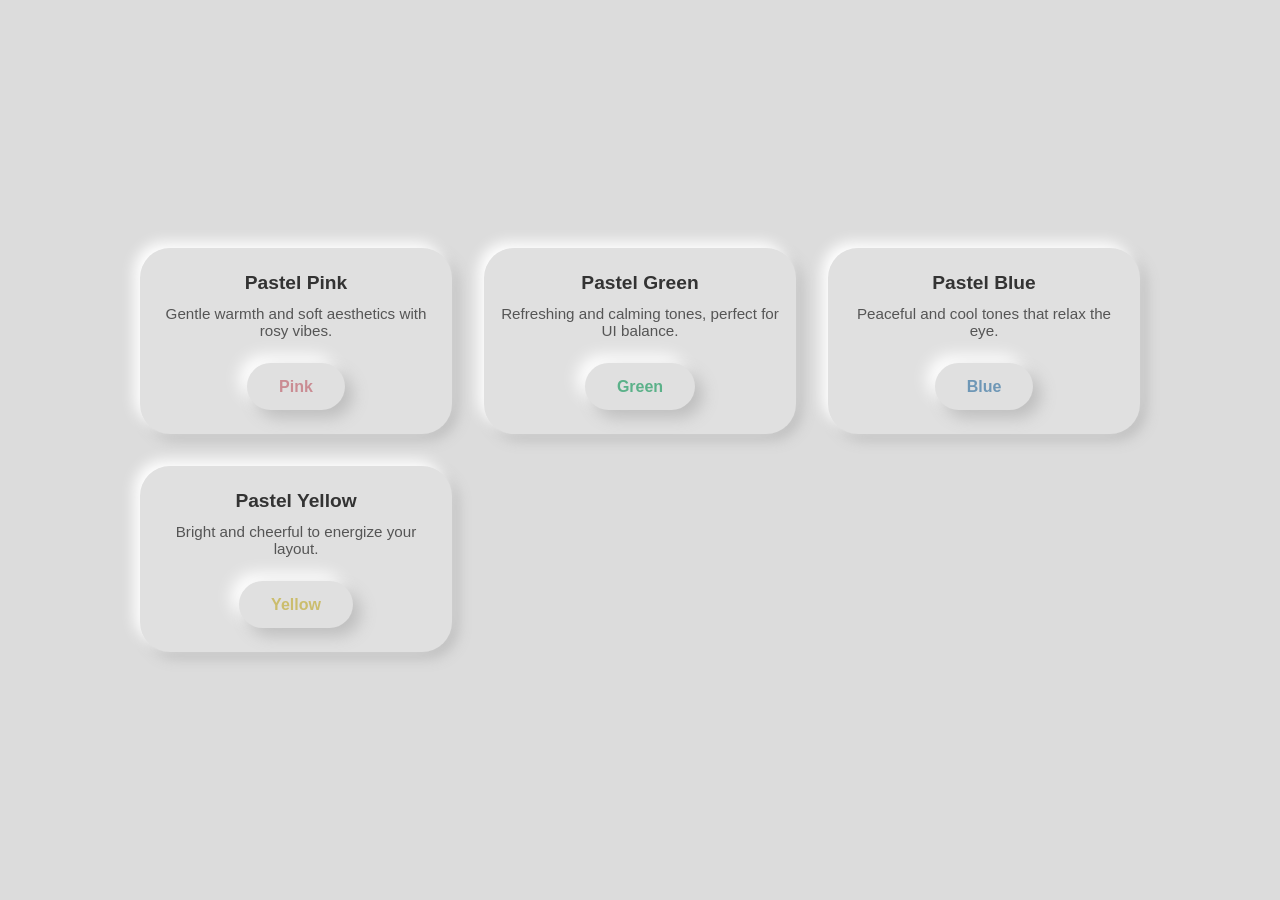
<file: Js-projects-basics/bg-changer_01/index.html>
<!DOCTYPE html>
<html lang="en">
<head>
  <meta charset="UTF-8" />
  <meta name="viewport" content="width=device-width, initial-scale=1.0"/>
  <title>Background Changer</title>
  <link rel="stylesheet" href="./style.css">
</head>
<body>

  <div class="container">
    <div class="color-box">
      <h2>Pastel Pink</h2>
      <p>Gentle warmth and soft aesthetics with rosy vibes.</p>
      <button class="blob-btn pastel-pink" id="ca8c93">Pink</button>
    </div>

    <div class="color-box">
      <h2>Pastel Green</h2>
      <p>Refreshing and calming tones, perfect for UI balance.</p>
      <button class="blob-btn pastel-green" id="5bb189">Green</button>
    </div>

    <div class="color-box">
      <h2>Pastel Blue</h2>
      <p>Peaceful and cool tones that relax the eye.</p>
      <button class="blob-btn pastel-blue" id="6e97b6">Blue</button>
    </div>

    <div class="color-box">
      <h2>Pastel Yellow</h2>
      <p>Bright and cheerful to energize your layout.</p>
      <button class="blob-btn pastel-yellow" id="cbbd6d">Yellow</button>
    </div>
  </div>

</body>
<script src="./script.js"></script>
</html>
</file>
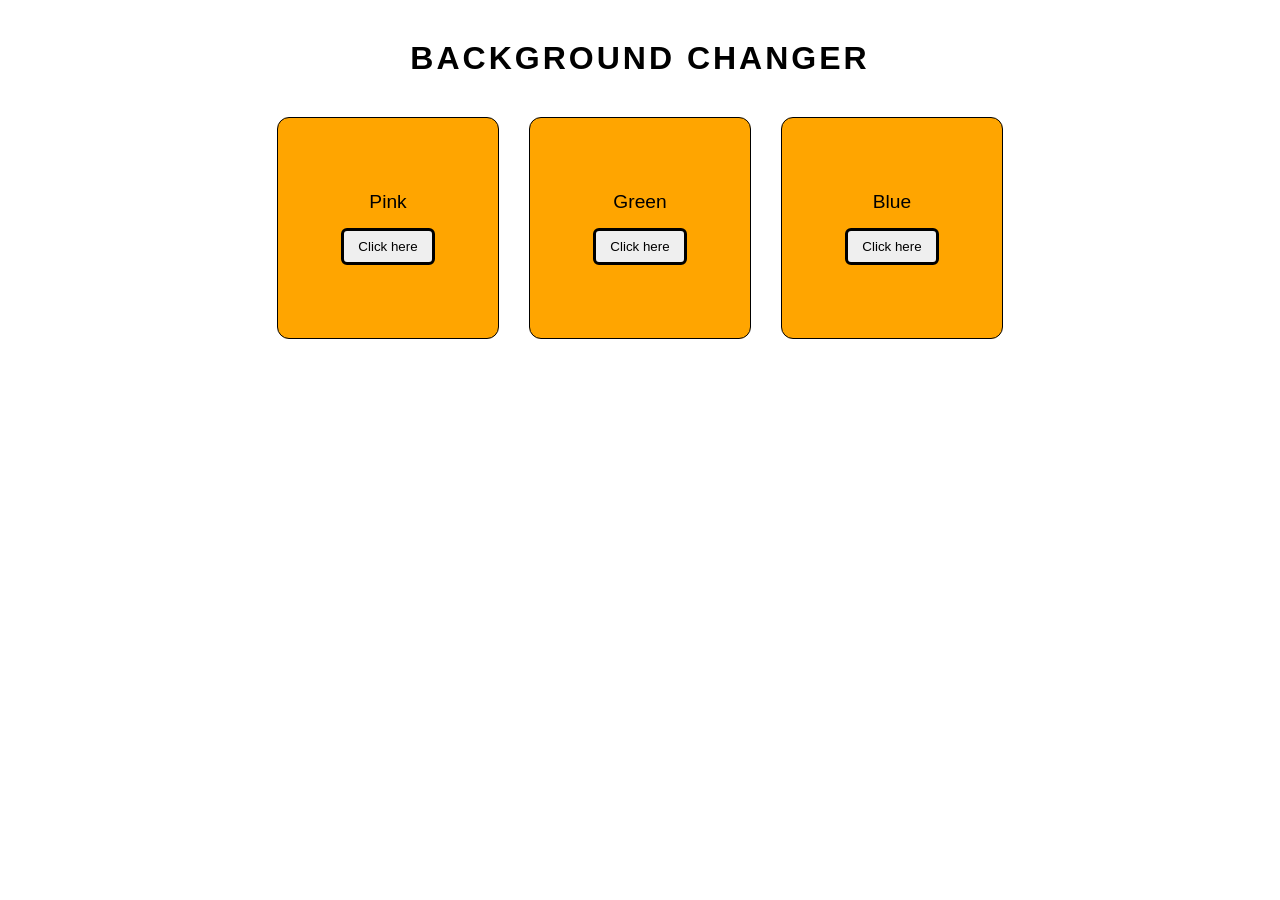
<file: Js-projects-basics/bg-changer_03/index.html>
<!DOCTYPE html>
<html lang="en">

<head>
    <meta charset="UTF-8" />
    <meta name="viewport" content="width=device-width, initial-scale=1.0" />
    <title>Background Changer</title>

    <link rel="stylesheet" href="./style.css" />
</head>

<body>

    <h1 class="main-heading">BACKGROUND CHANGER</h1>

    <div class="theme-container">

        <div class="theme-box pink">
            <span>Pink</span>
            <button class="bingo" id="FADADD">Click here</button>
        </div>

        <div class="theme-box blue">
            <span>Green</span>
            <button class="bingo" id="C1E1C1">Click here</button>
        </div>

        <div class="theme-box red">
            <span>Blue</span>
            <button class="bingo" id="CFE8FF">Click here</button>
        </div>

    </div>

    <script src="./script.js"></script>
</body>

</html>
</file>
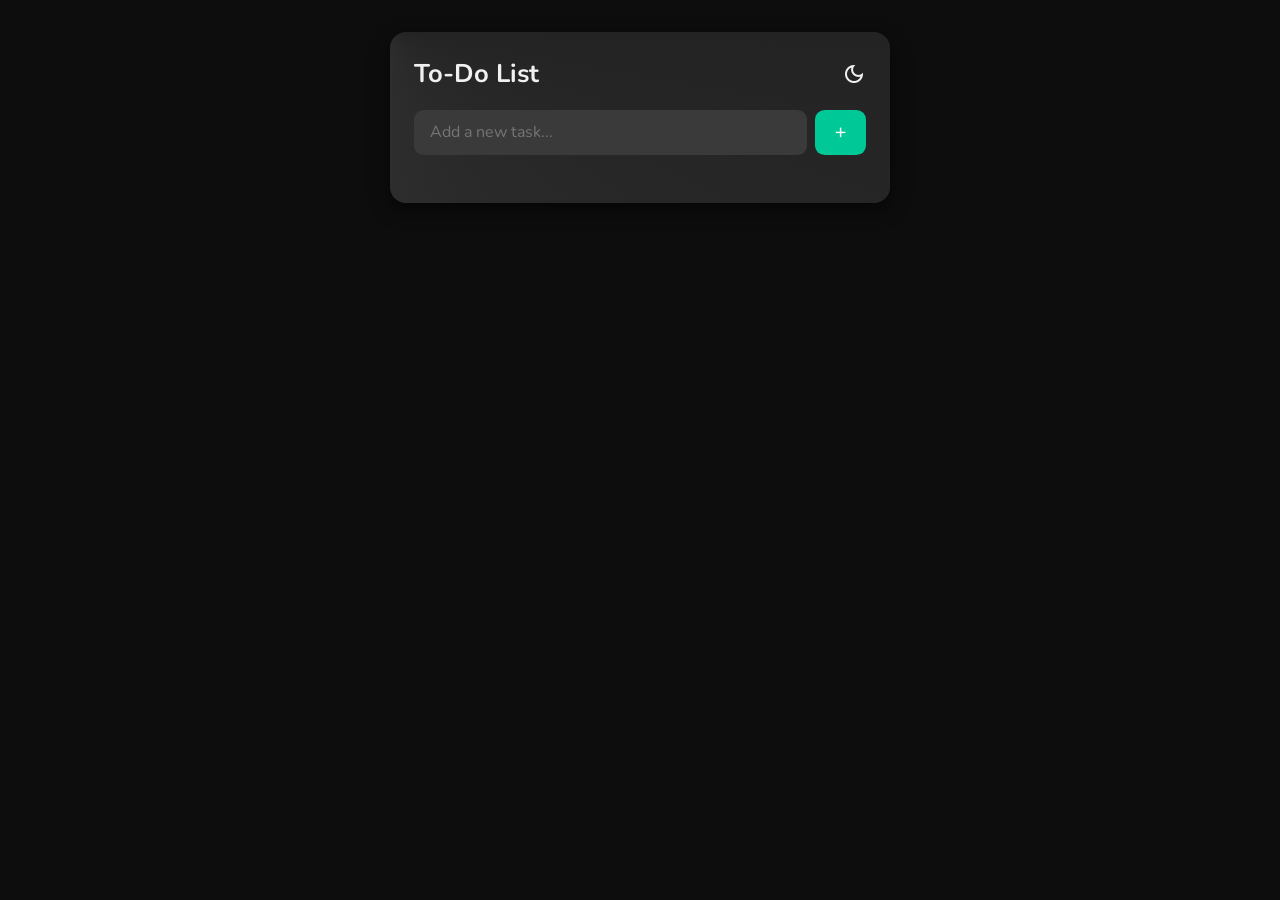
<file: Js-projects-basics/to-do-list/index.html>
<!DOCTYPE html>
<html lang="en">
<head>
  <meta charset="UTF-8">
  <meta name="viewport" content="width=device-width, initial-scale=1.0">
  <title>To-Do List</title>
  <link rel="stylesheet" href="./style.css">

  <link href="https://fonts.googleapis.com/css2?family=Nunito:wght@400;600;700&display=swap" rel="stylesheet">

 
  <link rel="stylesheet" href="https://fonts.googleapis.com/css2?family=Material+Symbols+Outlined" />

</head>
<body>
  <div class="todo-container">
    <div class="header">
      <h1>To-Do List</h1>
      <button class="theme-toggle material-symbols-outlined">dark_mode</button>
    </div>

    <div class="input-area">
      <input type="text" id="taskInput" placeholder="Add a new task...">
      <button id="addBtn" class="material-symbols-outlined">add</button>
    </div>

    <ul id="taskList"></ul>
  </div>
</body>
<script src="./script.js"></script>
</html>
</file>
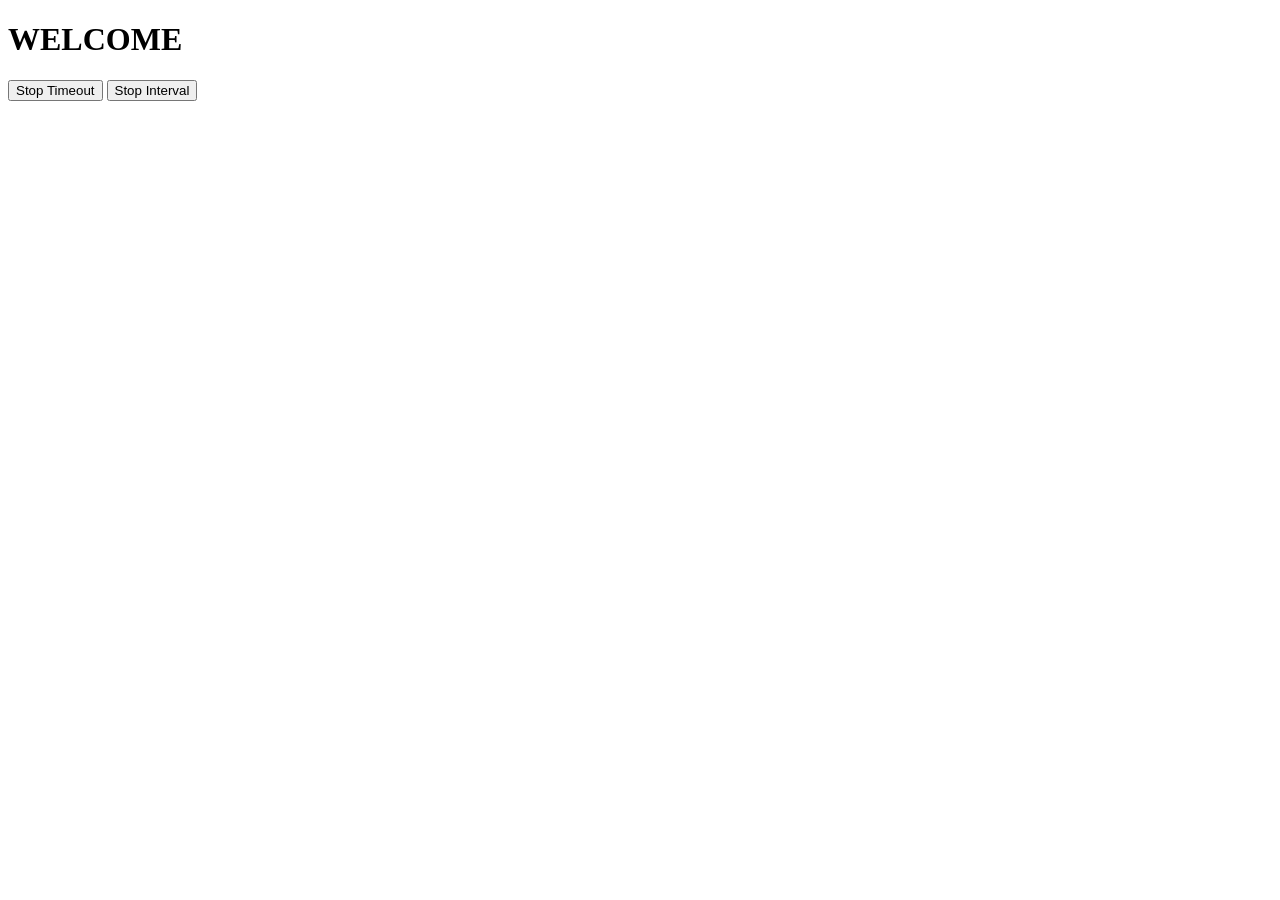
<file: Asynchronous/Timeouts/practice.html>
<!DOCTYPE html>
<html lang="en">
<head>
    <title>Mini Project</title>
</head>
<body>
    <h1>WELCOME</h1>
    <button id="stop1">Stop Timeout</button>
    <button id="stop2">Stop Interval</button>

    <script>
        let heading = document.querySelector("h1");
        let button1 = document.querySelector("#stop1");
        let button2 = document.querySelector("#stop2");

        let variable1 = setTimeout(() => {
            heading.innerHTML = "TEXT CHANGED AFTER 3 SECONDS";
        }, 3000);

        button1.addEventListener("click", () => {
            clearTimeout(variable1);
            console.log("Timeout stopped");
        });

        let variable2 = setInterval(() => {
            if (heading.style.color == "red") {
                heading.style.color = "blue";
            }
            else {
                heading.style.color = "red";
            }
        }, 1000);

        button2.addEventListener("click", () => {
            clearInterval(variable2);
            console.log("Interval stopped");
        });
    </script>
</body>
</html>
</file>
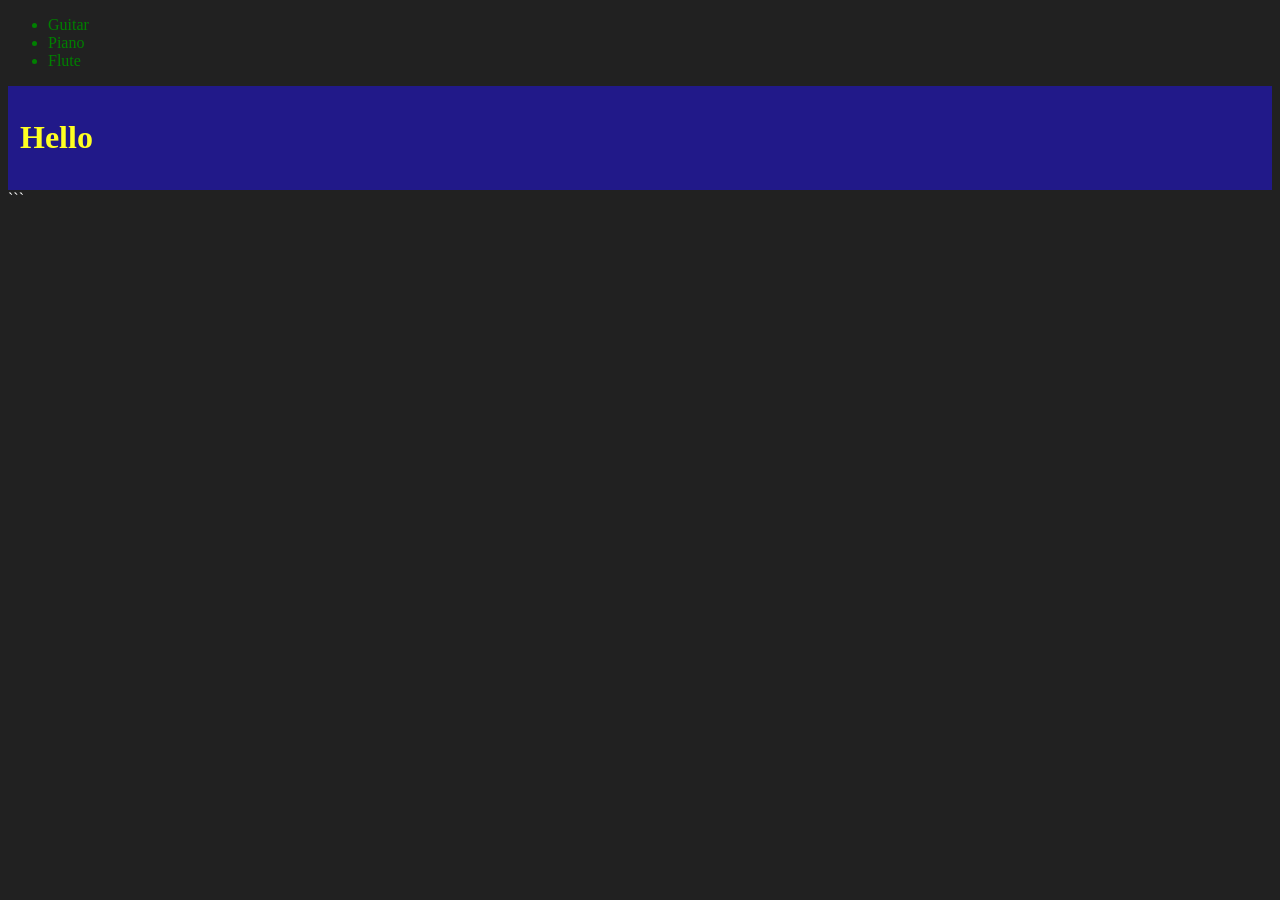
<file: DOM Basics/Program1/Program1.html>
<!DOCTYPE html>
<html lang="en">

<head>
    <meta charset="UTF-8">
    <meta name="viewport" content="width=device-width, initial-scale=1.0">
    <title>Document</title>
</head>

<body>
    <ul class="music">
        <li>Guitar</li>
    </ul>
</body>
<script>
    const div = document.createElement('div')
    console.log(div);
    div.className = "main"
    div.style.backgroundColor ="#21f7"
    div.style.padding = "12px"

    //Random id banacchi 1 ta dile kono din 0 asbe na id tai
    div.id = Math.round(Math.random() * 10 + 1)
    div.setAttribute("title", "main-title")


    let textNode = div.appendChild(document.createElement('h1'))
    textNode.appendChild(document.createTextNode("Hello"))
    document.body.appendChild(div)

    let body = document.querySelector('body')
    body.style.backgroundColor = "#212121";
    body.style.color = "#fff";


    let h1 = document.querySelector('h1')
    h1.style.color = "#ff2"

    //function for li
    // bad
    //    let addInstruments = (name)=>{
    //     let li = document.createElement('li');
    //     li.innerHTML = `${name}`
    //     document.querySelector('.music').appendChild(li)

    //    }
    //    addInstruments("Ukulele");

    let addInstruments = (name) => {
        let li = document.createElement('li');
        li.appendChild(document.createTextNode(name))
        document.querySelector('.music').appendChild(li)
    }
    addInstruments("Piano")
    addInstruments("Sitar")
    addInstruments("Tabla")

    let thirdInstrument = document.querySelector("li:nth-child(3)")
    // console.log(thirdInstrument);

    let newInstrument = document.createElement('li')
    newInstrument.textContent = "Flute"
    thirdInstrument.replaceWith(newInstrument)

    let lastInstrument = document.querySelector('li:last-child')
    lastInstrument.remove()

    //bad
    //    let firstInstrument = document.querySelector('li:first-child')
    //    firstInstrument.outerHTML = '<li>Drums</li>'

    let ul = document.querySelectorAll('.music li')
    let changeColor = (color)=>{
        ul.forEach((items)=>{
       
        console.log(items);
        items.style.color=color;
       
    });

   
    }
    changeColor("green")
   
   

</script>

</html>
```
</file>
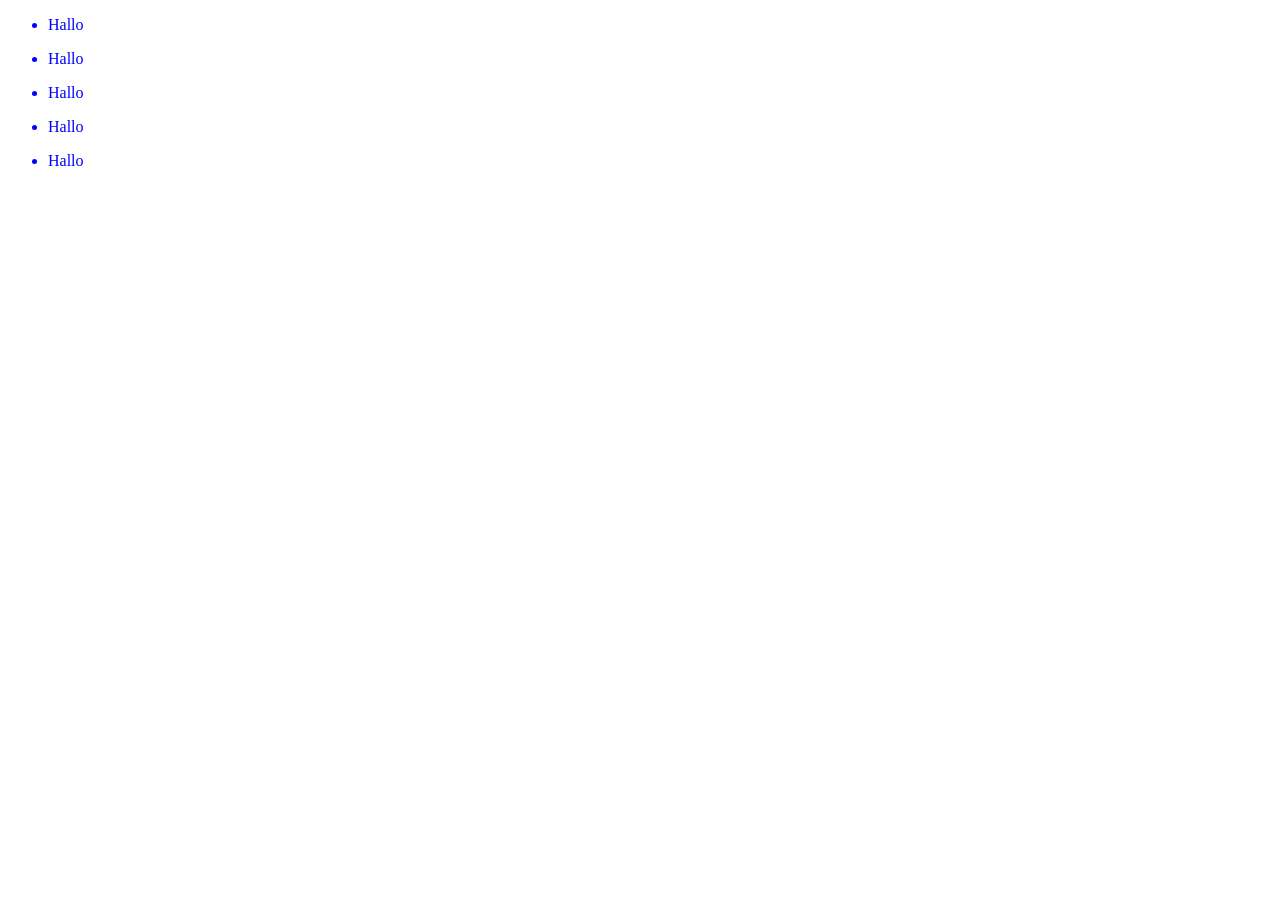
<file: DOM Basics/Program1/Program2.html>
<!DOCTYPE html>
<html lang="en">
<head>
    <meta charset="UTF-8">
    <meta name="viewport" content="width=device-width, initial-scale=1.0">
    <title>Document</title>
</head>
<body>
   
</body>

<script>
   
    let addList = (name) => {
        let ul = document.createElement('ul')
        let li = document.createElement('li')
        let listName = document.createTextNode(name)
        ul.className = 'list'


        let list = ul.appendChild(li)
        let text = li.appendChild(listName)
   
        document.body.appendChild(ul)
    }

    addList('Hallo')
    addList('Hallo')
    addList('Hallo')
    addList('Hallo')
    addList('Hallo')

    let ul = document.querySelectorAll('.list')

    // let colorIt = (color) => {
    //     ul.forEach((l)=>{
    //     l.style.color= color
    // })
    // }

    // colorIt('green')

    let colorIt = (color) => {
        Array.from(ul).map((l)=>{
        l.style.color= color
    })
    }

    colorIt('blue')      
   
</script>
</html>
</file>
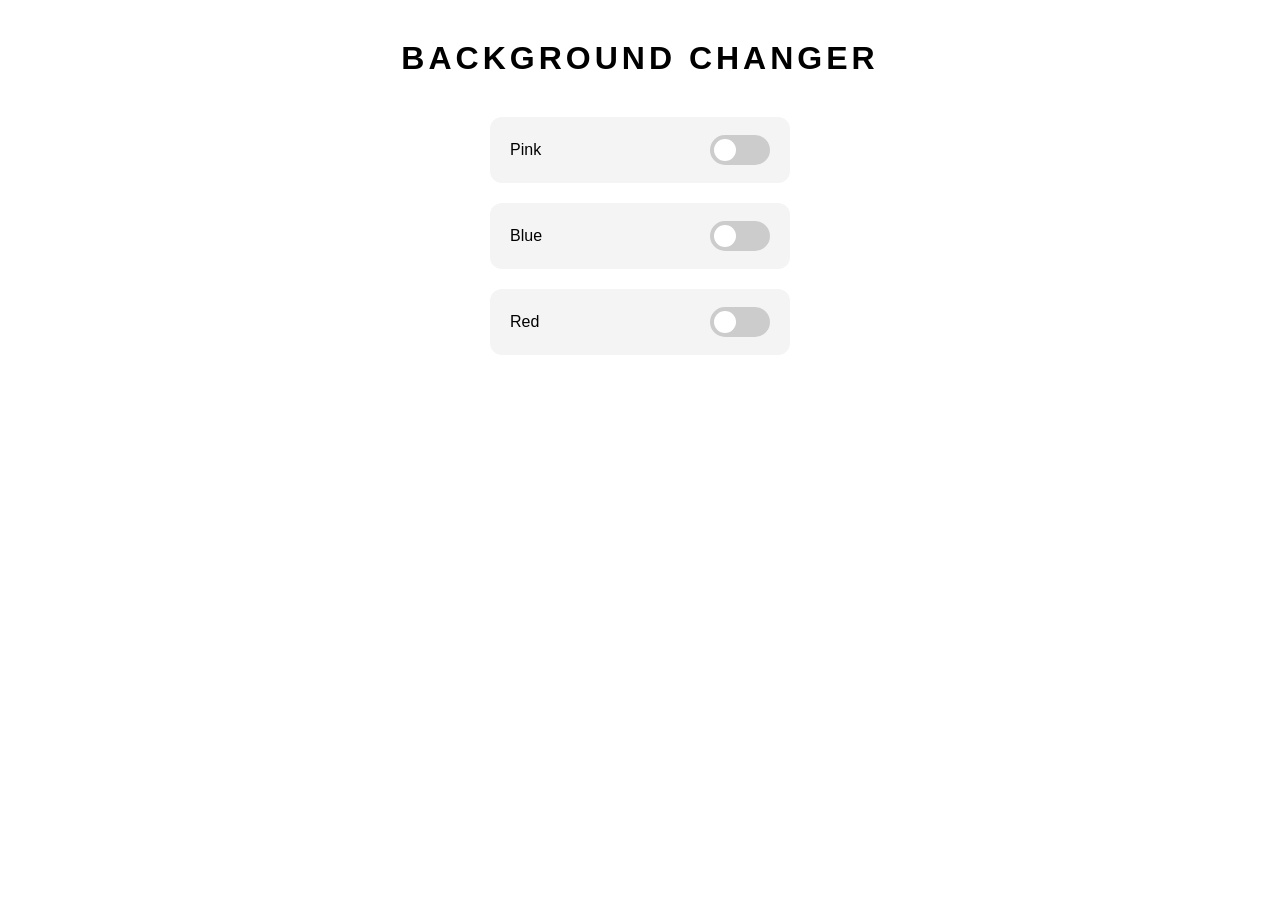
<file: Js-projects-basics/bg-changer_02/bgcolor.html>
<!DOCTYPE html>
<html lang="en">
<head>
    <meta charset="UTF-8" />
    <meta name="viewport" content="width=device-width, initial-scale=1.0" />
    <title>Background Changer</title>

    <link rel="stylesheet" href="./bgcolor.css" />
</head>

<body>

    <h1 class="main-heading">BACKGROUND CHANGER</h1>

    <div class="theme-container">

        <div class="theme-box pink">
            <span>Pink</span>
            <label class="toggle">
                <input type="radio" name="theme" data-color="#ffd1dc">
                <span class="slider"></span>
            </label>
        </div>

        <div class="theme-box blue">
            <span>Blue</span>
            <label class="toggle">
                <input type="radio" name="theme" data-color="#dbeafe">
                <span class="slider"></span>
            </label>
        </div>

        <div class="theme-box red">
            <span>Red</span>
            <label class="toggle">
                <input type="radio" name="theme" data-color="#fee2e2">
                <span class="slider"></span>
            </label>
        </div>

    </div>

    <script src="script.js"></script>
</body>
</html>
</file>
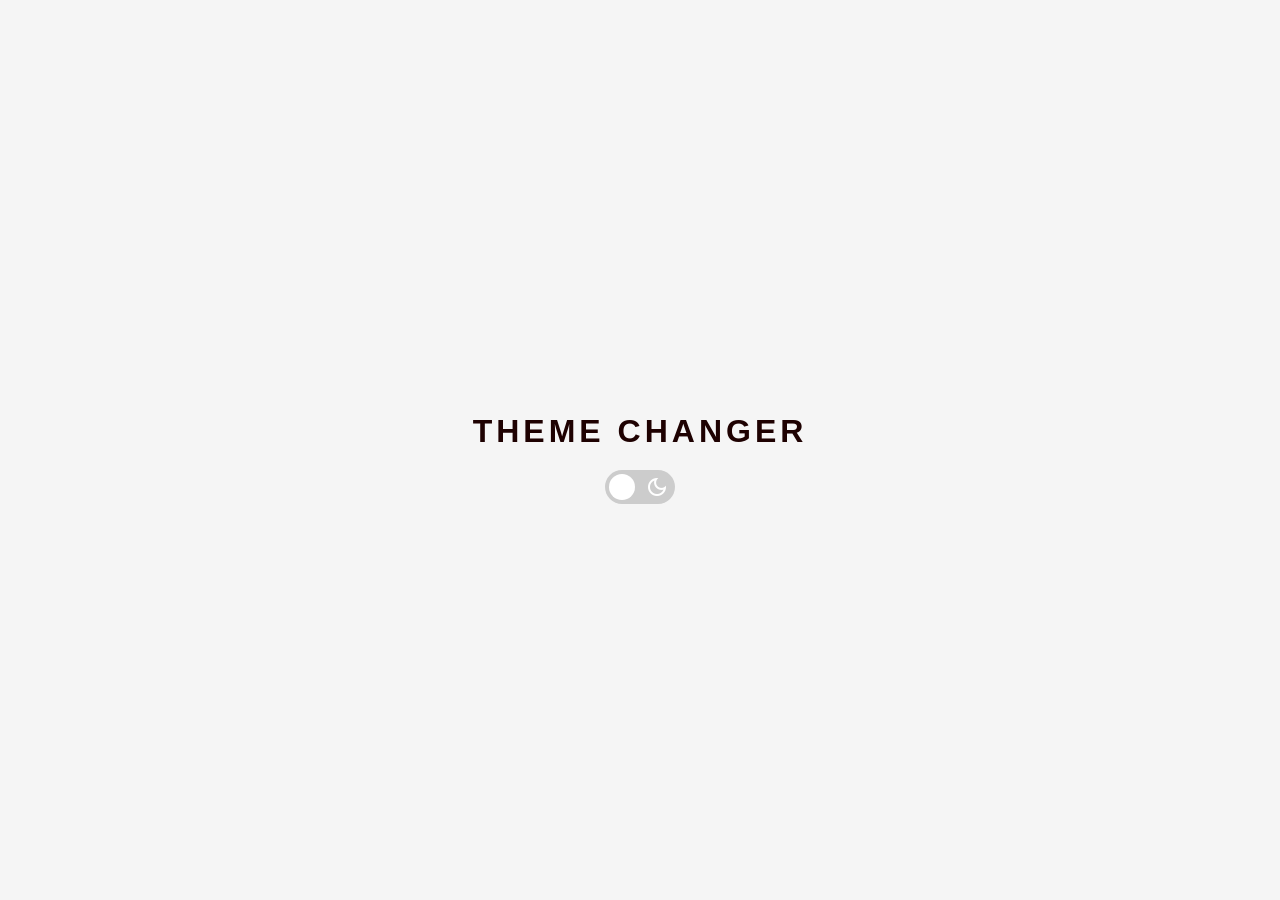
<file: Js-projects-basics/theme-changer/themechanger.html>
<!DOCTYPE html>
<html lang="en">

<head>
    <meta charset="UTF-8">
    <meta name="viewport" content="width=device-width, initial-scale=1.0">
    <title>Document</title>
    <link rel="stylesheet" href="themechanger.css">
    <link rel="stylesheet"
        href="https://fonts.googleapis.com/css2?family=Material+Symbols+Outlined:opsz,wght,FILL,GRAD@24,400,0,0&icon_names=light_mode" />
    <link rel="stylesheet" href="https://fonts.googleapis.com/css2?family=Material+Symbols+Outlined" />

</head>

<body class="light">

    <div class="container">
        <h1>THEME CHANGER</h1>
        <label class="toggle">
            <input type="checkbox" id="themeToggle" />
            <span class="slider">
                <span class="material-symbols-outlined icon sun">
                    light_mode
                </span>
                <span class="material-symbols-outlined icon moon">
                    dark_mode
                </span>
            </span>
        </label>
    </div>

</body>
<script src="./script.js"></script>

</html>
</file>
<file: Js-projects-basics/bg-changer_01/style.css>
* {
      margin: 0;
      padding: 0;
      box-sizing: border-box;
    }

    body {
      background-color: #dcdcdc;
      font-family: 'Segoe UI', sans-serif;
      display: flex;
      align-items: center;
      justify-content: center;
      min-height: 100vh;
      padding: 2rem;
    }

    .container {
      display: grid;
      grid-template-columns: repeat(auto-fit, minmax(240px, 1fr));
      gap: 2rem;
      width: 100%;
      max-width: 1000px;
    }

    .color-box {
      background: #e0e0e0;
      border-radius: 30px;
      padding: 1.5rem 1rem;
      text-align: center;
      box-shadow: -6px -6px 14px #ffffff, 6px 6px 14px #bebebe;
      transition: transform 0.3s ease;
    }

    .color-box:hover {
      transform: scale(1.02);
    }

    h2 {
      font-size: 1.2rem;
      margin-bottom: 0.7rem;
      color: #333;
    }

    p {
      font-size: 0.95rem;
      color: #555;
      margin-bottom: 1.5rem;
    }

    .blob-btn {
      position: relative;
      padding: 0.9rem 2rem;
      font-size: 1rem;
      font-weight: 600;
      border: none;
      outline: none;
      color: #333;
      border-radius: 50px;
      background: #e0e0e0;
      box-shadow: 8px 8px 16px #bebebe, -8px -8px 16px #ffffff;
      cursor: pointer;
      overflow: hidden;
      z-index: 1;
      transition: color 0.3s ease;
    }

    .blob-btn::after {
      content: "";
      position: absolute;
      top: 50%;
      left: 50%;
      width: 220%;
      height: 220%;
      background-color: currentColor;
      border-radius: 45% 55% 50% 50% / 60% 40% 60% 40%;
      transform: translate(-50%, -50%) scale(0);
      transition: transform 0.5s ease-in-out;
      z-index: -1;
      filter: blur(20px);
      opacity: 0.6;
    }

    .blob-btn:hover::after {
      animation: waveBlob 5s infinite ease-in-out;
      transform: translate(-50%, -50%) scale(1.2);
    }

    .blob-btn:hover {
      color: #919191;
    }

    @keyframes waveBlob {
      0% {
        border-radius: 45% 55% 50% 50% / 60% 40% 60% 40%;
      }
      25% {
        border-radius: 55% 45% 60% 40% / 50% 60% 40% 50%;
      }
      50% {
        border-radius: 60% 40% 45% 55% / 40% 60% 50% 50%;
      }
      75% {
        border-radius: 50% 50% 60% 40% / 60% 50% 40% 50%;
      }
      100% {
        border-radius: 45% 55% 50% 50% / 60% 40% 60% 40%;
      }
    }

    /* Pastel color themes */
    .pastel-pink { color: #ca8c93; }
    .pastel-green { color: #5bb189; }
    .pastel-blue { color: #6e97b6; }
    .pastel-yellow { color: #cbbd6d; }

    @media (max-width: 500px) {
      h2 { font-size: 1rem; }
      p { font-size: 0.85rem; }
      .blob-btn { font-size: 0.9rem; padding: 0.8rem 1.5rem; }
    }
</file>
<file: Js-projects-basics/bg-changer_03/style.css>
/* Page basic setup */
body {
    margin: 0;
    min-height: 100vh;
    font-family: Arial, sans-serif;

    display: flex;
    flex-direction: column;
    align-items: center;
}

/* Main heading */
.main-heading {
    margin: 40px 0;
    letter-spacing: 3px;
}

/* Container holding all boxes */
.theme-container {
    display: flex;
    gap: 30px;
}

.theme-box {
    width: 180px;
    height: 180px;

    background-color: orange;   /* 👈 Always white */
    color: black;

    border-radius: 12px;
    border: 1px solid black;   /* 👈 Proper border */
    padding: 20px;

    display: flex;
    flex-direction: column;
    justify-content: center;
    align-items: center;
}


/* Text inside box */
.theme-box span {
    font-size: 1.2rem;
    margin-bottom: 15px;
    
}

/* Button */
.bingo {
    padding: 8px 14px;
    border: 3px solid black;
    border-radius: 6px;
    cursor: pointer;
}
</file>
<file: Js-projects-basics/to-do-list/style.css>
:root {
        --bg-dark: #0d0d0d;
        --container-dark-gradient: conic-gradient(at top left, #1a1a1a, #2d2d2d, #1f1f1f);
        --text-dark-1: #f1f1f1;
        --text-dark-2: #bdbdbd;
        --pending: #ff4d6d;
        --done: #00c896;

        --bg-light: #f8f9fa;
        --container-light-1: #ffffff;
        --container-light-2: #e9ecef;
        --text-light-1: #212529;
        --text-light-2: #495057;
    }

    * {
        margin: 0;
        padding: 0;
        box-sizing: border-box;
        font-family: 'Nunito', sans-serif;
        transition: background 0.3s, color 0.3s, transform 0.2s;
    }

    body {
        background: var(--bg-dark);
        color: var(--text-dark-1);
        min-height: 100vh;
        display: flex;
        justify-content: center;
        align-items: flex-start;
        padding: 2rem;
    }

    body.light {
        background: var(--bg-light);
        color: var(--text-light-1);
    }

    .todo-container {
        width: 100%;
        max-width: 500px;
        background: var(--container-dark-gradient);
        border-radius: 1rem;
        padding: 1.5rem;
        box-shadow: 0 6px 20px rgba(0, 0, 0, 0.6);
    }

    body.light .todo-container {
        background: var(--container-light-1);
        box-shadow: 0 6px 16px rgba(0, 0, 0, 0.1);
    }

    .header {
        display: flex;
        justify-content: space-between;
        align-items: center;
        margin-bottom: 1.2rem;
    }

    .header h1 {
        font-weight: 700;
        font-size: 1.6rem;
    }

    .theme-toggle {
        background: transparent;
        border: none;
        cursor: pointer;
        font-size: 1.8rem;
        color: inherit;
    }

    .theme-toggle:hover {
        transform: scale(1.2);
    }

    .input-area {
        display: flex;
        gap: 0.5rem;
        margin-bottom: 1.5rem;
    }

    .input-area input {
        flex: 1;
        padding: 0.7rem 1rem;
        border-radius: 0.6rem;
        border: none;
        outline: none;
        font-size: 1rem;
        background: #3a3a3a;
        color: var(--text-dark-1);
    }

    body.light .input-area input {
        background: var(--container-light-2);
        color: var(--text-light-1);
    }

    .input-area button {
        padding: 0.6rem 1rem;
        border-radius: 0.6rem;
        border: none;
        cursor: pointer;
        font-size: 1.2rem;
        background: var(--done);
        color: #fff;
    }

    .input-area button:hover {
        transform: translateY(-2px) scale(1.05);
        filter: brightness(1.2);
    }

    ul {
        list-style: none;
        max-height: 400px;
        overflow-y: auto;
        scroll-behavior: smooth;
    }

    ul::-webkit-scrollbar {
        width: 6px;
    }

    ul::-webkit-scrollbar-thumb {
        background: #444;
        border-radius: 6px;
    }

    li {
        background: #1f1f1f;
        padding: 0.8rem 1rem;
        border-radius: 0.6rem;
        display: flex;
        justify-content: space-between;
        align-items: center;
        margin-bottom: 0.8rem;
    }

    li:hover {
        background: #333;
    }

    body.light li {
        background: var(--container-light-2);
    }

    .task {
        flex: 1;
    }

    .done {
        text-decoration: line-through;
        color: var(--done);
    }

    .actions {
        display: flex;
        gap: 0.6rem;
    }

    .actions button {
        background: transparent;
        border: none;
        cursor: pointer;
        font-size: 1.4rem;
        color: inherit;
    }

    .actions button:hover {
        transform: scale(1.2);
        color: var(--pending);
    }

    @media (max-width: 600px) {
        .todo-container {
            padding: 1rem;
        }

        .header h1 {
            font-size: 1.3rem;
        }

        .input-area input {
            font-size: 0.9rem;
        }
    }
</file>
<file: Js-projects-basics/bg-changer_02/bgcolor.css>
* {
    margin: 0;
    padding: 0;
    box-sizing: border-box;
    font-family: Arial, sans-serif;
}

body {
    min-height: 100vh;
    background-color: white;
    display: flex;
    flex-direction: column;
    align-items: center;
    transition: background-color 0.4s ease;
}

.main-heading {
    margin: 40px 0;
    letter-spacing: 4px;
}

.theme-container {
    width: 300px;
    display: flex;
    flex-direction: column;
    gap: 20px;
}

.theme-box {
    background: #f4f4f4;
    padding: 18px 20px;
    border-radius: 12px;
    display: flex;
    justify-content: space-between;
    align-items: center;
}

/* Toggle switch */
.toggle {
    position: relative;
    width: 60px;
    height: 30px;
}

.toggle input {
    display: none;
}

.slider {
    position: absolute;
    inset: 0;
    background-color: #ccc;
    border-radius: 50px;
    cursor: pointer;
    transition: 0.3s;
}

.slider::before {
    content: "";
    position: absolute;
    height: 22px;
    width: 22px;
    left: 4px;
    top: 4px;
    background-color: white;
    border-radius: 50%;
    transition: 0.3s;
}

input:checked + .slider {
    background-color: #888;
}

input:checked + .slider::before {
    transform: translateX(30px);
}
</file>
<file: Js-projects-basics/theme-changer/themechanger.css>
body {
    background-color: white;
    color: black;

    display: flex;
    flex-direction: column;     
    justify-content: center;    
    align-items: center;        

    min-height: 100vh;
    margin: 0;
    font-family: Arial, sans-serif;
}


h1 {
    font-size: 48px;
    letter-spacing: 4px;
    margin-bottom: 20px;
    font-size: 2rem;
}
body.light{
    background: whitesmoke;
    color: rgb(30, 1, 1);
}

body.dark{
    background: rgb(20, 1, 1);
    color: whitesmoke;
}

.container {
    text-align: center;
}
 
.toggle{
    position: relative;
    display: inline-block;
    width: 70px;
    height: 34px;
}

.toggle input{
    display: none;
}

.slider{
    position: absolute;
    inset: 0;
    background-color: #ccc;
    border-radius: 50px;
    cursor: pointer;
    transition: background-color 0.3s;
    display: flex;
    align-items: center;
    justify-content: space-between;
    padding: 0 6px;
    color: white;
}

.slider::before {
    content: "";
    position: absolute;
    height: 26px;
    width: 26px;
    left: 4px;
    bottom: 4px;
    background-color: white;
    border-radius: 50%;
    transition: transform 0.3s;
    z-index: 1;
}

input:checked + .slider {
    background-color: #c5a5c5;
}

input:checked + .slider::before {
    transform: translateX(36px);
}
</file>
